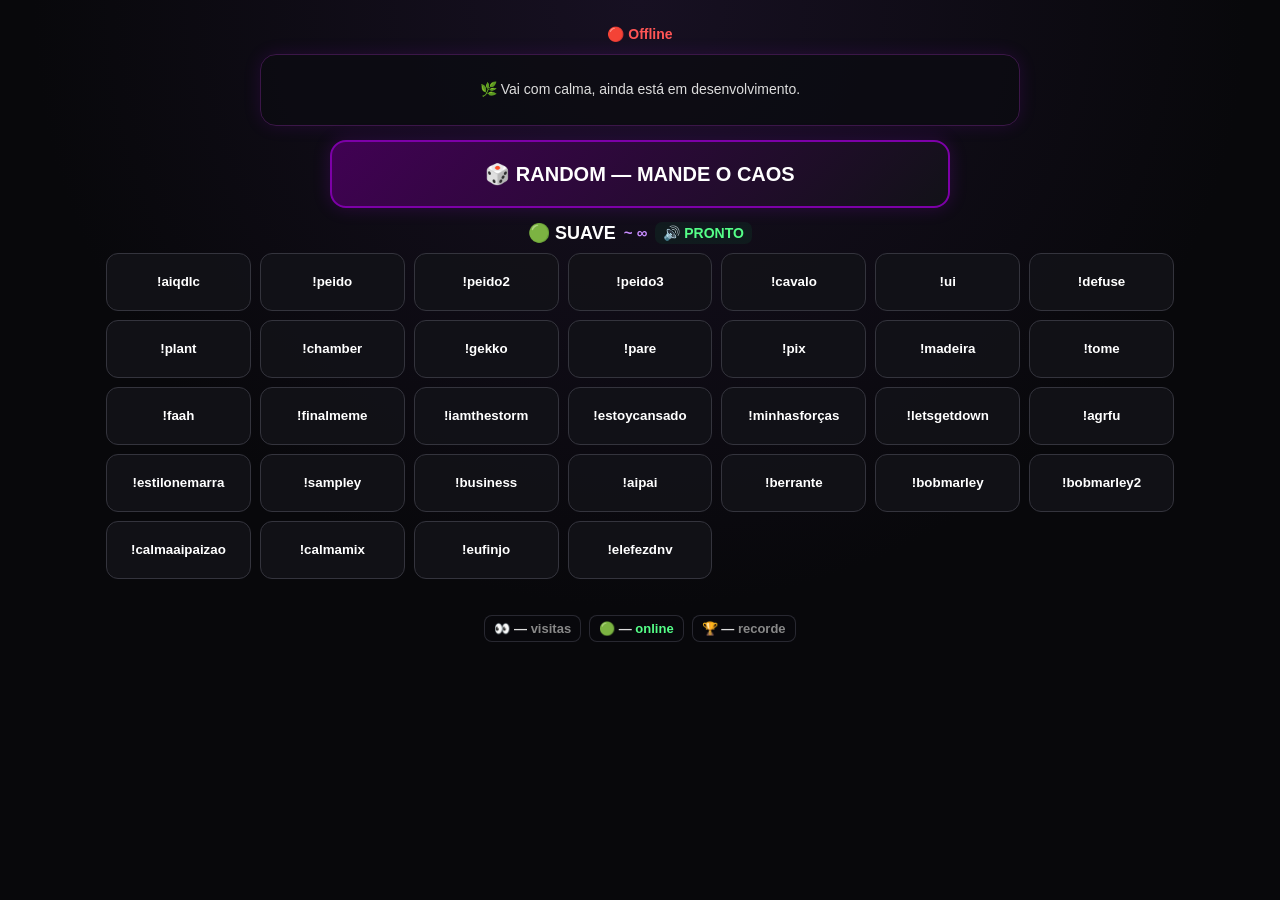
<file: index.html>
<!doctype html>
<html lang="pt-BR">
<head>
<meta charset="UTF-8">
<meta name="viewport" content="width=device-width,initial-scale=1">
<title>🍁 Soundboard do Caos 🍁</title>
<link rel="stylesheet" href="painel.css">
</head>
<body>
<header class="top">
</header>

<div class="status-row">
  <div id="status" class="status offline">🔴 Offline</div>
</div>

<section id="info" class="info open">
  <p class="development-notice">🌿 Vai com calma, ainda está em desenvolvimento.</p>

</section>


<div class="random-row">
  <button id="randomButton" class="random-button">🎲 RANDOM — MANDE O CAOS</button>
</div>





<main id="grid"></main>

<div id="siteStats" class="site-stats" aria-live="polite">
  <span>👀 <strong id="totalVisits">—</strong> visitas</span>
  <span>🟢 <strong id="onlineNow">—</strong> online</span>
  <span>🏆 <strong id="peakOnline">—</strong> recorde</span>
</div>

<script src="supabase.min.js"></script>
<script src="config.js"></script>
<script src="painel.js"></script>
</body>
</html>
</file>
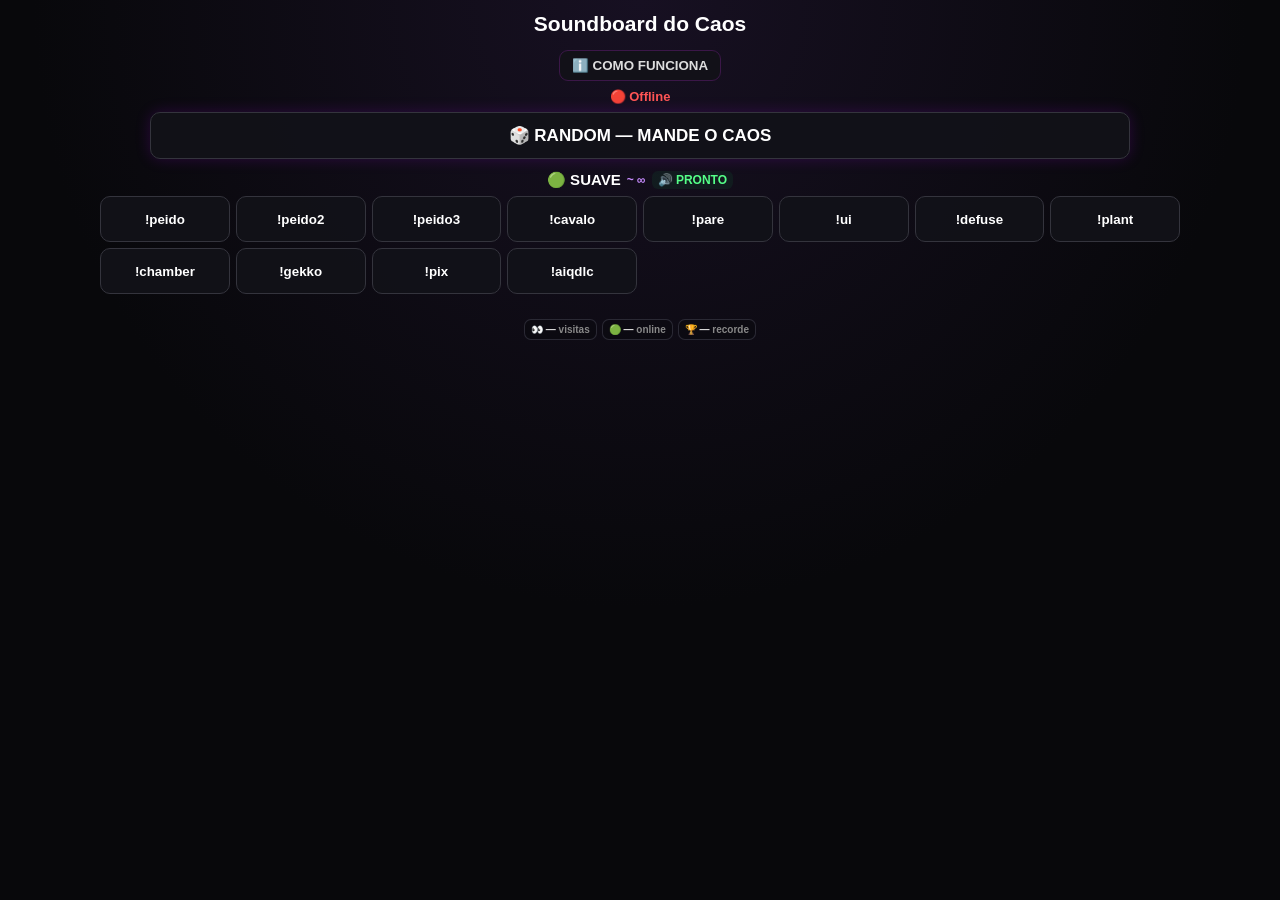
<file: twitch-extension-files/index.html>
<!doctype html>
<html lang="pt-BR">
<head>
<meta charset="UTF-8"><meta name="viewport" content="width=device-width,initial-scale=1">
<title>Soundboard do Caos</title>
<link rel="stylesheet" href="painel.css">
</head>
<body>
<script src="https://extension-files.twitch.tv/helper/v1/twitch-ext.min.js"></script>
<header class="top"><h1>Soundboard do Caos</h1></header>
<div class="info-button-row"><button id="infoToggle" class="info-toggle">ℹ️ COMO FUNCIONA</button></div>
<div class="status-row"><div id="status" class="status waiting">🟡 Conectando...</div></div>
<section id="info" class="info">
<h2>🍁 COMO FUNCIONA A SOUNDBOARD 🍁</h2>
<p>🎲 Clique em um botão para mandar o som para a live — ou use <strong>RANDOM</strong> e deixe o caos escolher!</p>
<p>🔊 Os sons disponíveis dependem do nível ativo na live. Cada nível inclui os sons dos níveis anteriores.</p>
<p>🟢 <strong>SUAVE</strong> → sons básicos</p>
<p>🟣 <strong>R$ 1,00</strong> → VIP</p>
<p>🔵 <strong>R$ 5,00</strong> → ELITE</p>
<p>🟠 <strong>R$ 20,00</strong> → FÚRIA</p>
<p>🔴 <strong>R$ 50,00</strong> → APOCALIPSE</p>
<p>💸 As doações confirmadas pelo LivePix somam durante uma rodada coletiva de <strong>15 minutos</strong>. Novas doações aumentam o total, mas não reiniciam o relógio.</p>
<p>⏱️ Cada novo nível desbloqueado adiciona <strong>+5 minutos</strong> ao temporizador. Se o tempo acabar, o nível cai uma etapa. Quando a rodada termina, volta para SUAVE e o total da rodada zera.</p>
<p>🎵 Tem um som que combina com a live? Envie sua sugestão pelo bot no Telegram. As sugestões são analisadas antes de entrar na Soundboard.</p>
<a class="livepix" href="https://livepix.gg/xguiler" target="_blank" rel="noopener">💸 APOIAR PELO LIVEPIX</a>
<a class="telegram" href="https://t.me/XguilerSoundBoard_bot" target="_blank" rel="noopener">🤖 ENVIAR SUGESTÃO</a>
</section>
<div class="random-row"><button id="randomButton" class="random-button">🎲 RANDOM — MANDE O CAOS</button></div>
<main id="grid"></main>
<div id="siteStats" class="site-stats"><span>👀 <strong id="totalVisits">—</strong> visitas</span><span>🟢 <strong id="onlineNow">—</strong> online</span><span>🏆 <strong id="peakOnline">—</strong> recorde</span></div>
<script src="config.js"></script><script src="realtime.js"></script><script src="painel.js"></script>
</body></html>
</file>
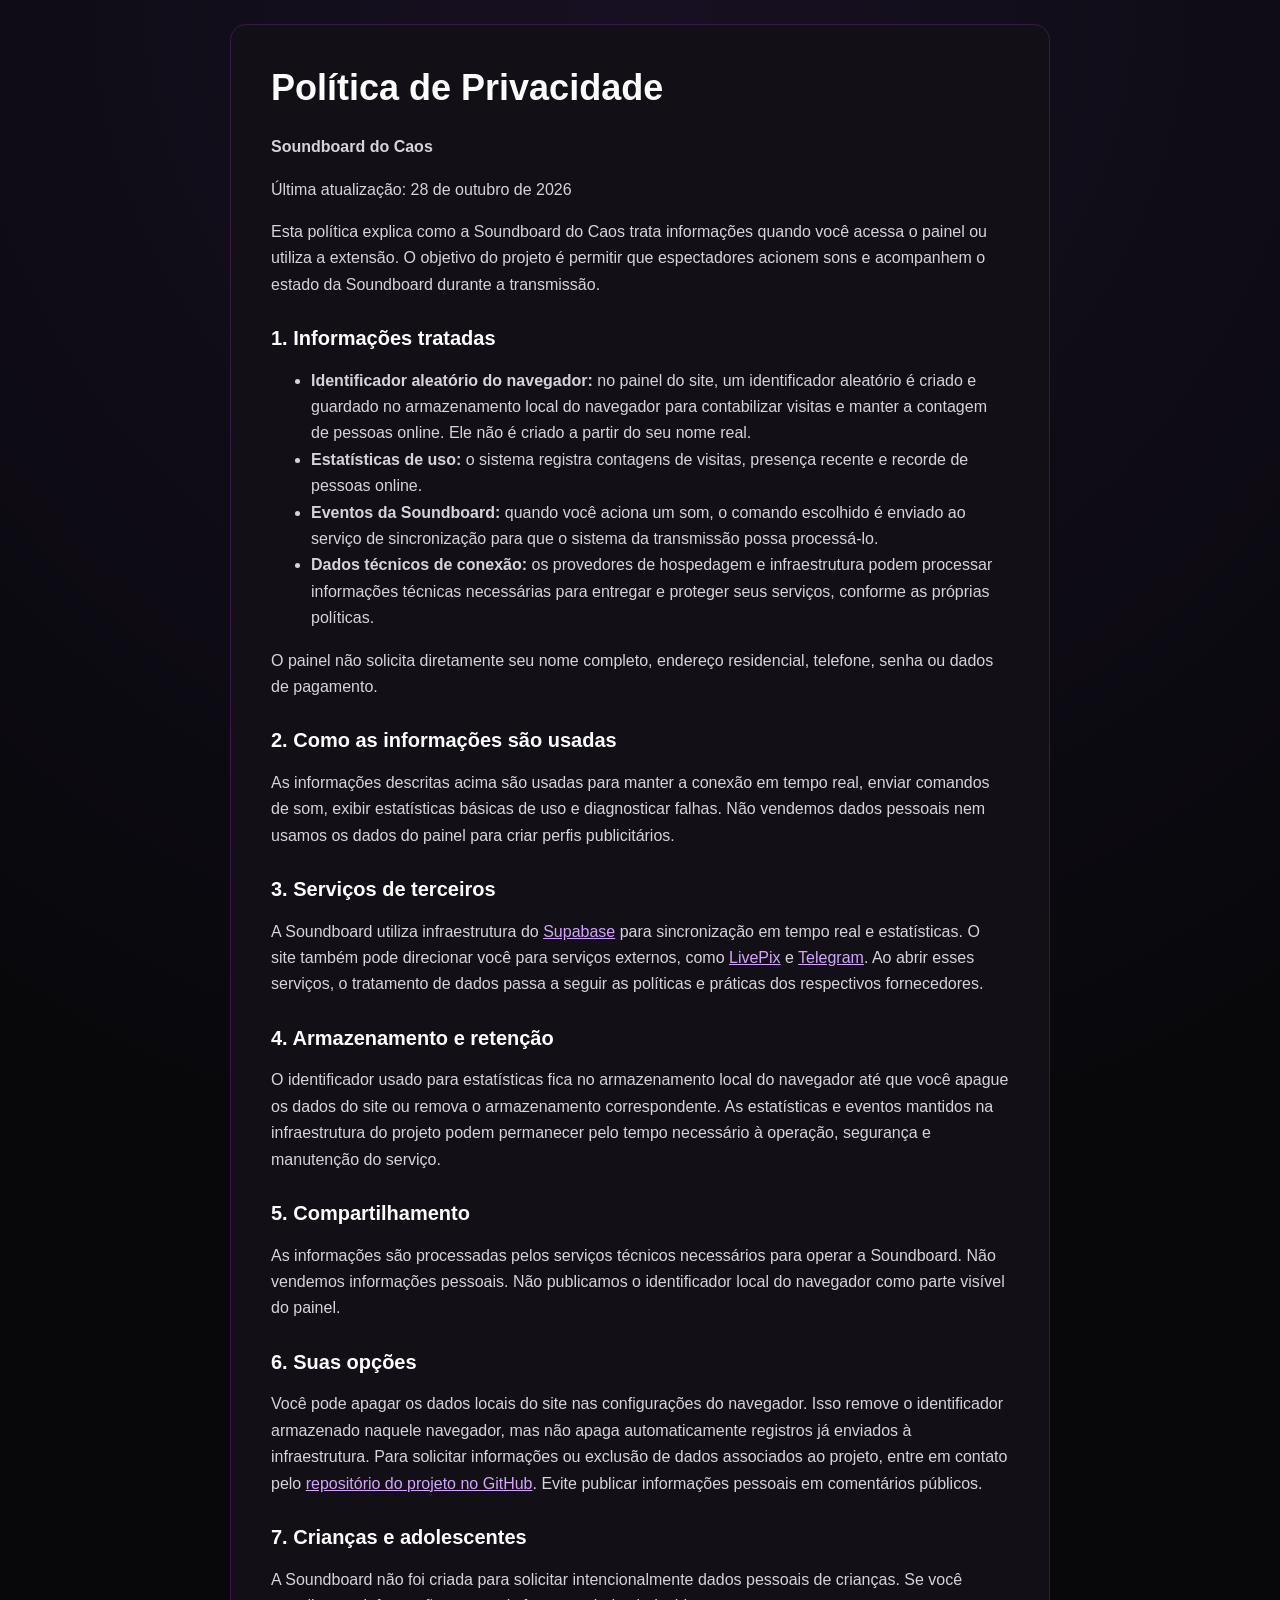
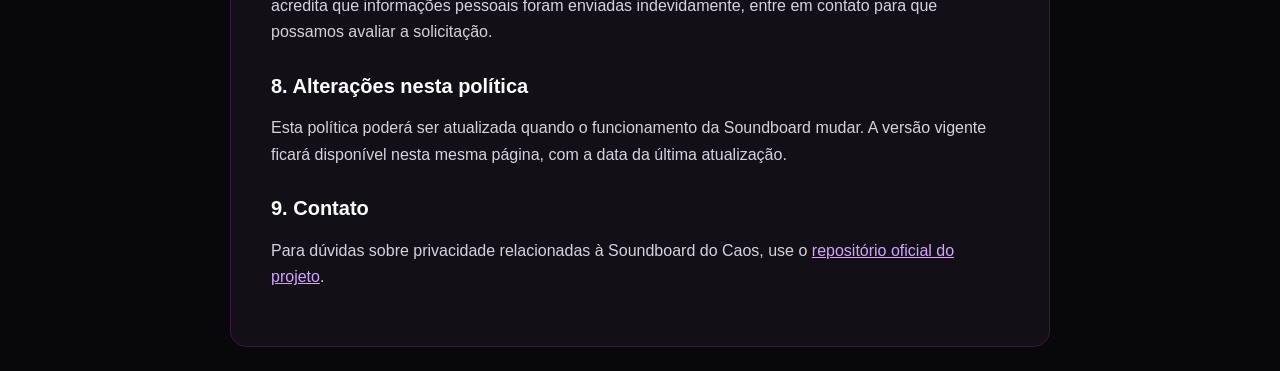
<file: privacidade.html>
<!doctype html>
<html lang="pt-BR">
<head>
<meta charset="UTF-8">
<meta name="viewport" content="width=device-width,initial-scale=1">
<meta name="description" content="Política de Privacidade da Soundboard do Caos.">
<title>Política de Privacidade — Soundboard do Caos</title>
<style>
:root{color-scheme:dark}
*{box-sizing:border-box}
body{margin:0;padding:24px;background:radial-gradient(circle at top,#171022,#08080b 58%);color:#f4f0f8;font:16px/1.65 Arial,sans-serif}
main{max-width:820px;margin:0 auto;padding:clamp(20px,5vw,40px);background:#121016;border:1px solid #3b1748;border-radius:16px}
h1,h2{line-height:1.25;color:#fff}
h1{font-size:clamp(25px,5vw,36px);margin-top:0}
h2{font-size:20px;margin-top:28px}
p,li{color:#d8d2df}
a{color:#d5a4ff;overflow-wrap:anywhere}
small{color:#aaa}
</style>
</head>
<body>
<main>
<h1>Política de Privacidade</h1>
<p><strong>Soundboard do Caos</strong></p>
<p>Última atualização: 28 de outubro de 2026</p>
<p>Esta política explica como a Soundboard do Caos trata informações quando você acessa o painel ou utiliza a extensão. O objetivo do projeto é permitir que espectadores acionem sons e acompanhem o estado da Soundboard durante a transmissão.</p>

<h2>1. Informações tratadas</h2>
<ul>
<li><strong>Identificador aleatório do navegador:</strong> no painel do site, um identificador aleatório é criado e guardado no armazenamento local do navegador para contabilizar visitas e manter a contagem de pessoas online. Ele não é criado a partir do seu nome real.</li>
<li><strong>Estatísticas de uso:</strong> o sistema registra contagens de visitas, presença recente e recorde de pessoas online.</li>
<li><strong>Eventos da Soundboard:</strong> quando você aciona um som, o comando escolhido é enviado ao serviço de sincronização para que o sistema da transmissão possa processá-lo.</li>
<li><strong>Dados técnicos de conexão:</strong> os provedores de hospedagem e infraestrutura podem processar informações técnicas necessárias para entregar e proteger seus serviços, conforme as próprias políticas.</li>
</ul>
<p>O painel não solicita diretamente seu nome completo, endereço residencial, telefone, senha ou dados de pagamento.</p>

<h2>2. Como as informações são usadas</h2>
<p>As informações descritas acima são usadas para manter a conexão em tempo real, enviar comandos de som, exibir estatísticas básicas de uso e diagnosticar falhas. Não vendemos dados pessoais nem usamos os dados do painel para criar perfis publicitários.</p>

<h2>3. Serviços de terceiros</h2>
<p>A Soundboard utiliza infraestrutura do <a href="https://supabase.com/privacy" target="_blank" rel="noopener noreferrer">Supabase</a> para sincronização em tempo real e estatísticas. O site também pode direcionar você para serviços externos, como <a href="https://livepix.gg/xguiler" target="_blank" rel="noopener noreferrer">LivePix</a> e <a href="https://t.me/XguilerSoundBoard_bot" target="_blank" rel="noopener noreferrer">Telegram</a>. Ao abrir esses serviços, o tratamento de dados passa a seguir as políticas e práticas dos respectivos fornecedores.</p>

<h2>4. Armazenamento e retenção</h2>
<p>O identificador usado para estatísticas fica no armazenamento local do navegador até que você apague os dados do site ou remova o armazenamento correspondente. As estatísticas e eventos mantidos na infraestrutura do projeto podem permanecer pelo tempo necessário à operação, segurança e manutenção do serviço.</p>

<h2>5. Compartilhamento</h2>
<p>As informações são processadas pelos serviços técnicos necessários para operar a Soundboard. Não vendemos informações pessoais. Não publicamos o identificador local do navegador como parte visível do painel.</p>

<h2>6. Suas opções</h2>
<p>Você pode apagar os dados locais do site nas configurações do navegador. Isso remove o identificador armazenado naquele navegador, mas não apaga automaticamente registros já enviados à infraestrutura. Para solicitar informações ou exclusão de dados associados ao projeto, entre em contato pelo <a href="https://github.com/Xguiler/soundboard" target="_blank" rel="noopener noreferrer">repositório do projeto no GitHub</a>. Evite publicar informações pessoais em comentários públicos.</p>

<h2>7. Crianças e adolescentes</h2>
<p>A Soundboard não foi criada para solicitar intencionalmente dados pessoais de crianças. Se você acredita que informações pessoais foram enviadas indevidamente, entre em contato para que possamos avaliar a solicitação.</p>

<h2>8. Alterações nesta política</h2>
<p>Esta política poderá ser atualizada quando o funcionamento da Soundboard mudar. A versão vigente ficará disponível nesta mesma página, com a data da última atualização.</p>

<h2>9. Contato</h2>
<p>Para dúvidas sobre privacidade relacionadas à Soundboard do Caos, use o <a href="https://github.com/Xguiler/soundboard" target="_blank" rel="noopener noreferrer">repositório oficial do projeto</a>.</p>
</main>
</body>
</html>
</file>
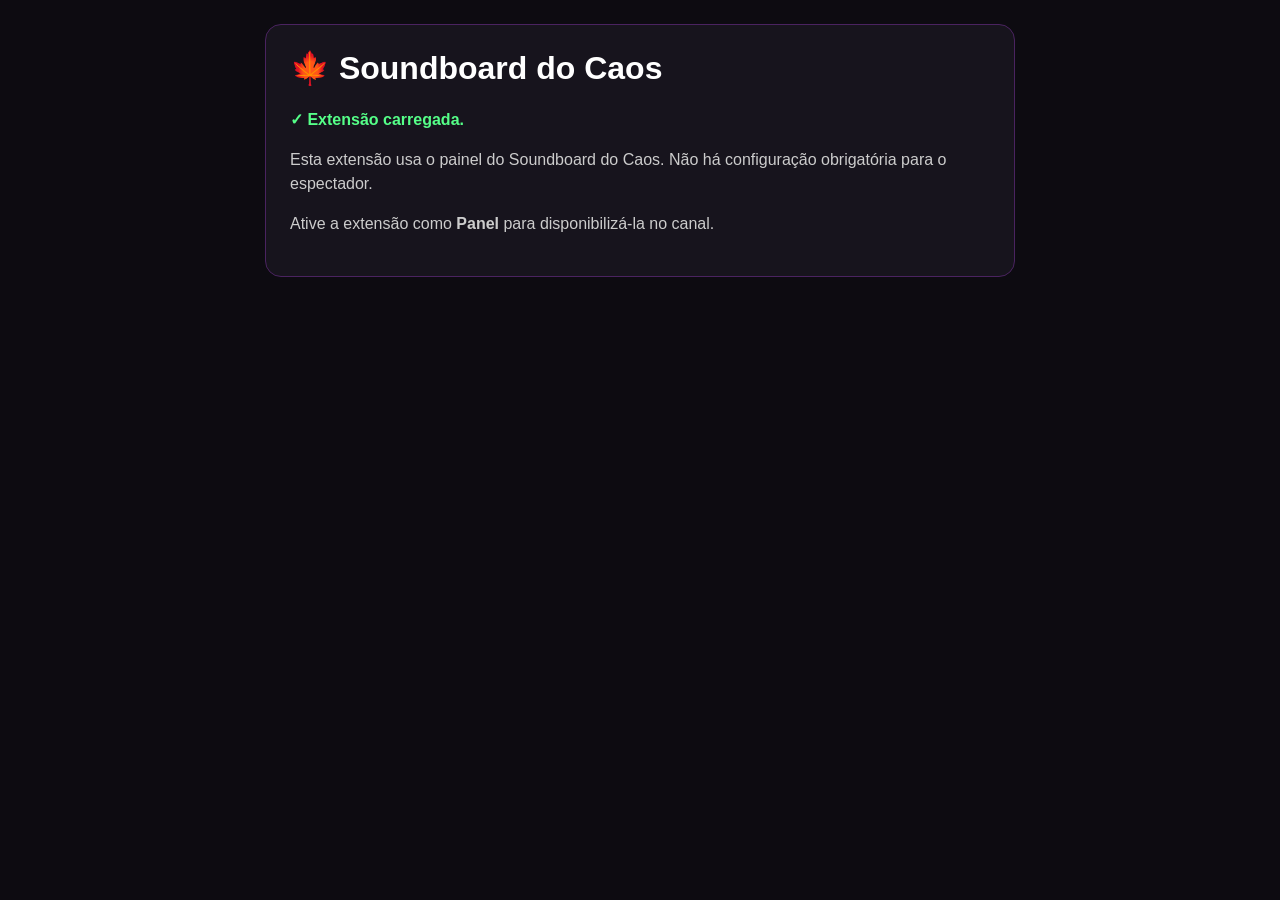
<file: twitch-extension-files/config.html>
<!doctype html><html lang="pt-BR"><head><meta charset="UTF-8"><meta name="viewport" content="width=device-width,initial-scale=1"><title>Configuração — Soundboard do Caos</title><style>body{margin:0;padding:24px;background:#0d0b11;color:#fff;font-family:Arial,sans-serif}main{max-width:700px;margin:auto;background:#17141d;border:1px solid #4a2360;border-radius:16px;padding:24px}h1{margin-top:0}p{color:#ccc;line-height:1.5}.ok{color:#55ff88;font-weight:bold}</style></head><body><script src="https://extension-files.twitch.tv/helper/v1/twitch-ext.min.js"></script><main><h1>🍁 Soundboard do Caos</h1><p class="ok">✓ Extensão carregada.</p><p>Esta extensão usa o painel do Soundboard do Caos. Não há configuração obrigatória para o espectador.</p><p>Ative a extensão como <strong>Panel</strong> para disponibilizá-la no canal.</p></main></body></html>
</file>
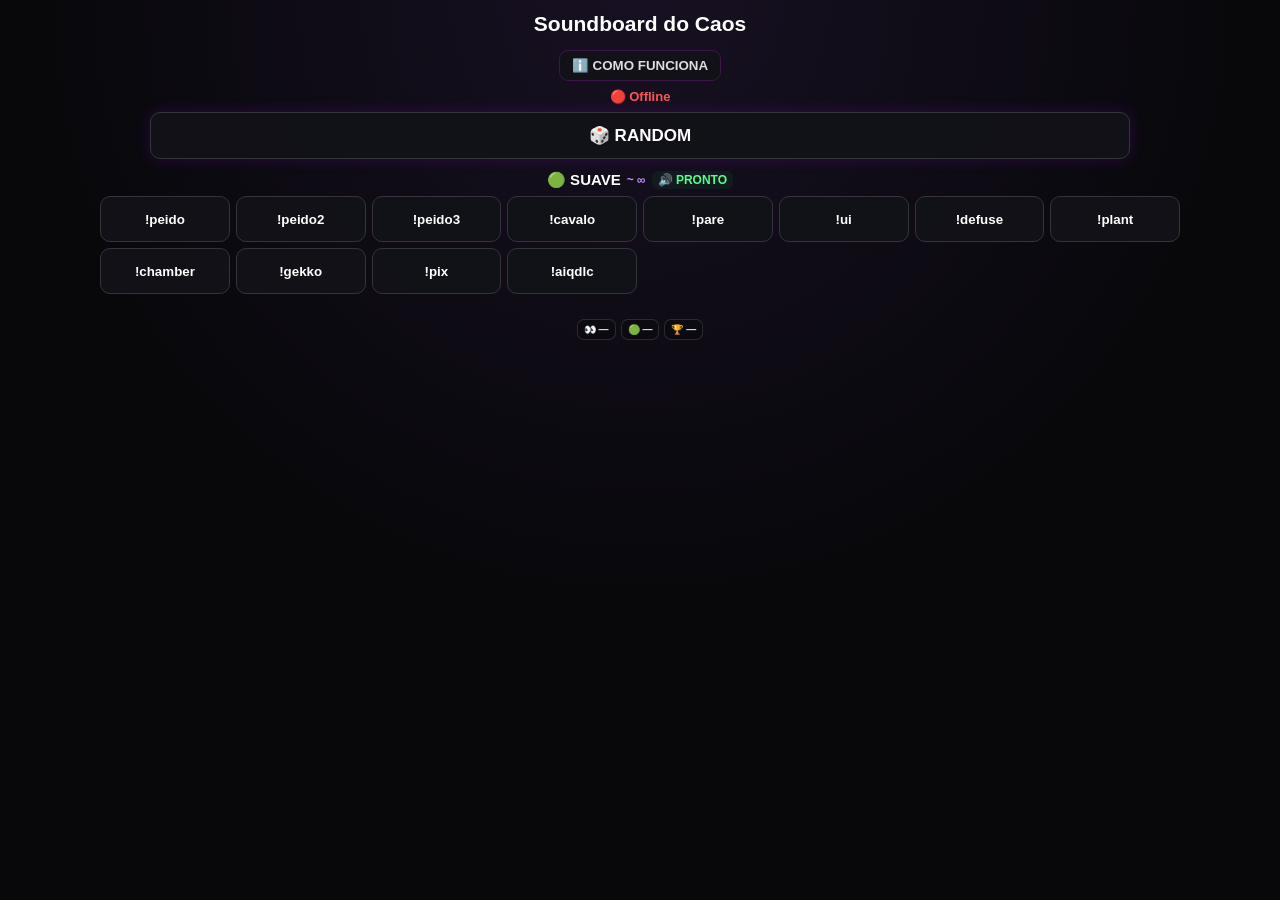
<file: twitch-extension-files/mobile.html>
<!doctype html>
<html lang="pt-BR"><head><meta charset="UTF-8"><meta name="viewport" content="width=device-width,initial-scale=1"><title>Soundboard do Caos</title><link rel="stylesheet" href="painel.css"></head><body>
<script src="https://extension-files.twitch.tv/helper/v1/twitch-ext.min.js"></script>
<header class="top"><h1>Soundboard do Caos</h1></header>
<div class="info-button-row"><button id="infoToggle" class="info-toggle">ℹ️ COMO FUNCIONA</button></div>
<div class="status-row"><div id="status" class="status waiting">🟡 Conectando...</div></div>
<section id="info" class="info">
<h2>🍁 COMO FUNCIONA A SOUNDBOARD 🍁</h2>
<p>🎲 Clique em um botão para mandar o som para a live — ou use <strong>RANDOM</strong> e deixe o caos escolher!</p>
<p>🔊 Os sons disponíveis dependem do nível ativo na live. Cada nível inclui os sons dos níveis anteriores.</p>
<p>🟢 <strong>SUAVE</strong> → sons básicos</p>
<p>🟣 <strong>R$ 1,00</strong> → VIP</p>
<p>🔵 <strong>R$ 5,00</strong> → ELITE</p>
<p>🟠 <strong>R$ 20,00</strong> → FÚRIA</p>
<p>🔴 <strong>R$ 50,00</strong> → APOCALIPSE</p>
<p>💸 As doações confirmadas pelo LivePix somam durante uma rodada coletiva de <strong>15 minutos</strong>. Novas doações aumentam o total, mas não reiniciam o relógio.</p>
<p>⏱️ Cada novo nível desbloqueado adiciona <strong>+5 minutos</strong> ao temporizador. Se o tempo acabar, o nível cai uma etapa. Quando a rodada termina, volta para SUAVE e o total da rodada zera.</p>
<p>🎵 Tem um som que combina com a live? Envie sua sugestão pelo bot no Telegram. As sugestões são analisadas antes de entrar na Soundboard.</p>
<a class="livepix" href="https://livepix.gg/xguiler" target="_blank" rel="noopener">💸 APOIAR PELO LIVEPIX</a>
<a class="telegram" href="https://t.me/XguilerSoundBoard_bot" target="_blank" rel="noopener">🤖 ENVIAR SUGESTÃO</a>
</section>
<div class="random-row"><button id="randomButton" class="random-button">🎲 RANDOM</button></div><main id="grid"></main>
<div id="siteStats" class="site-stats"><span>👀 <strong id="totalVisits">—</strong></span><span>🟢 <strong id="onlineNow">—</strong></span><span>🏆 <strong id="peakOnline">—</strong></span></div>
<script src="config.js"></script><script src="realtime.js"></script><script src="painel.js"></script></body></html>
</file>
<file: painel.css>
*{box-sizing:border-box}

body{
  margin:0;
  min-height:100vh;
  background:radial-gradient(circle at top,#171022,#08080b 55%);
  color:#fff;
  font-family:Arial,sans-serif;
}

.top{padding:16px 16px 10px;text-align:center}
.soundboard-logo{
  display:block;
  width:min(800px,96vw);
  max-height:210px;
  height:auto;
  object-fit:contain;
  margin:0 auto;
}

.status-row{display:flex;align-items:center;justify-content:center;margin:0 0 12px}
.status{font-size:14px;font-weight:700}
.status.online{color:#55ff88}
.status.offline{color:#ff5555}
.status.waiting{color:#ffd34d}

.info-button-row{text-align:center;margin:0 0 10px}
.info-toggle{
  display:inline-block;margin:0;padding:8px 14px;
  background:rgba(18,18,24,.9);color:#ddd;border:1px solid #3b1748;
  border-radius:10px;font-weight:900;cursor:pointer;
}
.info-toggle:hover{border-color:#b000ff;box-shadow:0 0 12px rgba(176,0,255,.25)}
.info{
  max-width:760px;margin:0 auto 14px;padding:18px 20px;text-align:center;
  background:rgba(12,12,18,.82);border:1px solid #3b1748;border-radius:16px;
  box-shadow:0 0 18px rgba(176,0,255,.12);display:none;
}
.info.open{display:block}
.info h2{margin:0 0 14px;font-size:18px}
.info p{margin:7px 0;color:#ddd;font-size:14px;line-height:1.4}
.livepix,.telegram{
  display:inline-block;margin-top:12px;color:#fff;text-decoration:none;font-weight:900;
  padding:9px 16px;border:1px solid #7d00a8;border-radius:10px;
  background:rgba(125,0,168,.16);
}
.livepix:hover,.telegram:hover{box-shadow:0 0 14px rgba(176,0,255,.35)}

.random-row{
  max-width:1100px;margin:10px auto 12px;padding:0 16px;
  display:flex;justify-content:center;
}
.random-button{
  width:min(620px,100%);min-height:68px !important;padding:16px 24px;
  font-size:20px;font-weight:900;border:2px solid #7d00a8 !important;
  border-radius:16px !important;
  background:linear-gradient(135deg,rgba(70,0,90,.9),rgba(18,18,24,.95)) !important;
  box-shadow:0 0 18px rgba(176,0,255,.18);
}
.random-button:hover:not(:disabled){border-color:#b000ff !important;box-shadow:0 0 24px rgba(176,0,255,.42);transform:translateY(-2px)}
.random-button:active:not(:disabled){transform:scale(.98)}
.random-button:disabled{opacity:.38;cursor:not-allowed}

.lvlup-meter{
  --meter-color:#55df8c;
  width:min(900px,calc(100% - 32px));
  margin:0 auto 18px;padding:14px 18px 12px;
  border:1px solid rgba(125,0,168,.55);border-radius:15px;
  background:linear-gradient(135deg,rgba(17,15,25,.96),rgba(10,10,15,.92));
  box-shadow:0 0 18px rgba(176,0,255,.10);
}
.lvlup-meter-head,.lvlup-meter-foot{
  display:flex;justify-content:space-between;align-items:center;gap:10px;flex-wrap:wrap;
}
.lvlup-current-level{font-size:16px;font-weight:900;color:var(--meter-color)}
.lvlup-connection{font-size:11px;color:#8e8a99}
.lvlup-progress-wrap{position:relative;margin:17px 0 27px;padding:0 2px}
.lvlup-progress-track{
  height:15px;position:relative;overflow:hidden;border-radius:999px;
  background:#292530;border:1px solid #45404d;
}
.lvlup-progress-fill{
  width:0%;height:100%;border-radius:999px;
  background:linear-gradient(90deg,#55df8c,#a46af5,#4da8ff,#ffad5a,#f05265);
  background-size:500% 100%;background-position:left center;
  transition:width .5s ease;
  box-shadow:0 0 10px rgba(176,0,255,.35);
}
.lvlup-markers{position:relative;height:30px;margin-top:4px}
.marker{position:absolute;top:0;display:flex;flex-direction:column;align-items:center;transform:translateX(-50%);font-size:10px;line-height:1.2;white-space:nowrap;color:#c9c4d2}
.marker i{height:7px;width:2px;background:#aaa2b8;margin-bottom:3px}
.marker b{font-size:10px;color:#fff}
.marker small{font-size:9px;color:#a9a2b4}
.marker-vip{left:2%}.marker-elite{left:10%}.marker-furia{left:40%}.marker-apoc{left:calc(100% - 2px);transform:translateX(-100%);align-items:flex-end}
.marker-vip i{background:#a46af5}.marker-elite i{background:#4da8ff}.marker-furia i{background:#ffad5a}.marker-apoc i{background:#f05265}
.lvlup-meter-foot{font-size:12px;font-weight:800;color:#ddd}
#lvlupTimer{color:#c88cff}
.lvlup-round-timer{margin-top:7px;text-align:center;font-size:11px;color:#8e8a99}
.lvlup-meter[data-level="VIP"]{--meter-color:#b68aff}
.lvlup-meter[data-level="ELITE"]{--meter-color:#65b6ff}
.lvlup-meter[data-level="FURIA"]{--meter-color:#ffb46f}
.lvlup-meter[data-level="APOCALIPSE"]{--meter-color:#ff6978}

#grid{max-width:1100px;margin:0 auto;padding:0 16px 18px}
.level{margin:14px 0 18px}
.level-title{display:flex;align-items:center;justify-content:center;gap:8px;margin-bottom:9px;font-size:18px;font-weight:900}
.level-time{color:#c88cff;font-size:15px}
.level-cooldown{font-size:14px;padding:3px 8px;border-radius:7px}
.level-cooldown.active{color:#ffd34d;background:rgba(255,180,0,.08)}
.level-cooldown.ready{color:#55ff88;background:rgba(0,255,100,.06)}
.buttons{display:grid;grid-template-columns:repeat(auto-fill,minmax(135px,1fr));gap:9px}
button:not(.info-toggle){min-height:58px;background:rgba(18,18,24,.9);color:#fff;border:1px solid #34343d;border-radius:12px;font-weight:bold;cursor:pointer;transition:.12s}
button:not(.info-toggle):hover{border-color:#b000ff;box-shadow:0 0 14px rgba(176,0,255,.35);transform:translateY(-1px)}
button:not(.info-toggle):active{transform:scale(.97)}
button:disabled{opacity:.38;cursor:not-allowed}
.cooldown-active .buttons button{opacity:.38;cursor:not-allowed;filter:saturate(.5)}
.empty{text-align:center;color:#888;padding:25px}
.site-stats{
  max-width:1100px;margin:0 auto;padding:0 16px 6px;display:flex;
  justify-content:center;align-items:center;flex-wrap:wrap;gap:8px;
  color:#888;font-size:13px;font-weight:700;
}
.site-stats span{padding:5px 9px;border:1px solid rgba(80,80,95,.45);border-radius:8px;background:rgba(10,10,14,.45)}
.site-stats span:nth-child(2){color:#55ff88}
.site-stats strong{color:#ddd}

@media(max-width:600px){
  .top{padding:12px 8px 8px}.soundboard-logo{width:98vw;max-height:150px}
  .info{margin-left:10px;margin-right:10px;padding:15px}.info p{font-size:13px}
  .random-row{padding:0 10px;margin:8px auto 12px}.random-button{min-height:62px !important;font-size:18px}
  .lvlup-meter{width:calc(100% - 20px);padding:12px 12px 10px;margin-bottom:15px}
  .lvlup-current-level{font-size:14px}.lvlup-connection{font-size:10px}
  .lvlup-meter-foot{font-size:11px}.marker b{font-size:9px}.marker small{font-size:8px}
  #grid{padding:0 10px 15px}.buttons{grid-template-columns:repeat(2,1fr);gap:7px}
  button:not(.info-toggle){min-height:54px}.site-stats{padding-left:10px;padding-right:10px}
}

.marker.reached b{color:#7fffb0;text-shadow:0 0 8px rgba(85,223,140,.55)}
.marker.reached i{height:9px;box-shadow:0 0 7px currentColor}

/* Centraliza os indicadores do termometro do Lvl Up */
.lvlup-meter-head,
.lvlup-meter-foot {
  justify-content: center;
  text-align: center;
  column-gap: 22px;
  row-gap: 6px;
}
.lvlup-meter-head > span,
.lvlup-meter-foot > span {
  text-align: center;
}
.lvlup-round-timer {
  text-align: center;
}

/* Layout compacto: cronometro acima e total/rodada abaixo da barra */
.lvlup-meter-head {
  justify-content: center;
  text-align: center;
  margin-bottom: 2px;
}
.lvlup-meter-head #lvlupTimer {
  color: #c88cff;
  font-size: 14px;
  font-weight: 900;
}
.lvlup-meter-foot {
  justify-content: center;
  text-align: center;
  margin-top: 2px;
  font-size: 14px;
}
.lvlup-round-timer {
  text-align: center;
  margin-top: 5px;
}


/* Indicador do Lvl Up: relógio e rodada centralizados acima da barra */
.lvlup-meter-head {
  justify-content: center;
  text-align: center;
  margin-bottom: 2px;
}
.lvlup-meter-head #lvlupTimer {
  display: block;
  width: 100%;
  color: #c88cff;
  font-size: 16px;
  font-weight: 900;
  text-align: center;
}
.lvlup-round-timer {
  text-align: center;
  margin: 3px 0 0;
  font-size: 12px;
  color: #aaa2b4;
}
.lvlup-progress-wrap {
  margin-top: 12px;
}
.lvlup-meter-foot {
  justify-content: center;
  text-align: center;
  margin-top: 5px;
}


/* Termômetro dentro do painel COMO FUNCIONA */
.info .lvlup-meter {
  width: 100%;
  max-width: 760px;
  margin: 16px auto 20px;
}
</file>
<file: twitch-extension-files/painel.css>
*{box-sizing:border-box}body{margin:0;min-height:100vh;background:radial-gradient(circle at top,#171022,#08080b 55%);color:#fff;font-family:Arial,sans-serif}.top{padding:8px 10px 6px;text-align:center}.top h1{font-size:20px;margin:4px 0 8px}.status-row{text-align:center;margin:0 0 8px}.status{font-size:13px;font-weight:700}.status.online{color:#55ff88}.status.offline{color:#ff5555}.status.waiting{color:#ffd34d}.info-button-row{text-align:center;margin:0 0 8px}.info-toggle{padding:7px 12px;background:rgba(18,18,24,.9);color:#ddd;border:1px solid #3b1748;border-radius:9px;font-weight:900}.info{max-width:760px;margin:0 auto 10px;padding:14px 16px;text-align:center;background:rgba(12,12,18,.92);border:1px solid #3b1748;border-radius:14px;display:none}.info.open{display:block}.info h2{margin:0 0 10px;font-size:16px}.info p{margin:6px 0;color:#ddd;font-size:12px;line-height:1.3}.livepix,.telegram{display:inline-block;margin-top:8px;color:#fff;text-decoration:none;font-weight:900;padding:7px 12px;border:1px solid #7d00a8;border-radius:9px;background:rgba(125,0,168,.16)}.random-row{max-width:1000px;margin:7px auto 12px;padding:0 10px;display:flex;justify-content:center}.random-button{width:100%;min-height:52px;padding:12px 16px;font-size:17px;font-weight:900;border:2px solid #7d00a8;border-radius:13px;background:linear-gradient(135deg,rgba(70,0,90,.9),rgba(18,18,24,.95));color:#fff;box-shadow:0 0 15px rgba(176,0,255,.18)}#grid{max-width:1100px;margin:0 auto;padding:0 10px 12px}.level{margin:9px 0 13px}.level-title{display:flex;align-items:center;justify-content:center;gap:6px;margin-bottom:7px;font-size:15px;font-weight:900}.level-time{color:#c88cff;font-size:12px}.level-cooldown{font-size:12px;padding:2px 6px;border-radius:6px}.level-cooldown.active{color:#ffd34d;background:rgba(255,180,0,.08)}.level-cooldown.ready{color:#55ff88;background:rgba(0,255,100,.06)}.buttons{display:grid;grid-template-columns:repeat(2,minmax(0,1fr));gap:6px}button:not(.info-toggle){min-height:46px;background:rgba(18,18,24,.92);color:#fff;border:1px solid #34343d;border-radius:10px;font-weight:bold;cursor:pointer}button:not(.info-toggle):hover{border-color:#b000ff;box-shadow:0 0 10px rgba(176,0,255,.35)}button:disabled{opacity:.38;cursor:not-allowed}.cooldown-active .buttons button{opacity:.38;cursor:not-allowed}.site-stats{padding:0 8px 6px;display:flex;justify-content:center;flex-wrap:wrap;gap:5px;color:#888;font-size:10px;font-weight:700}.site-stats span{padding:4px 6px;border:1px solid rgba(80,80,95,.45);border-radius:7px;background:rgba(10,10,14,.45)}.site-stats strong{color:#ddd}@media(min-width:700px){.top h1{font-size:21px}.buttons{grid-template-columns:repeat(auto-fill,minmax(115px,1fr))}.info p{font-size:13px}}
</file>
